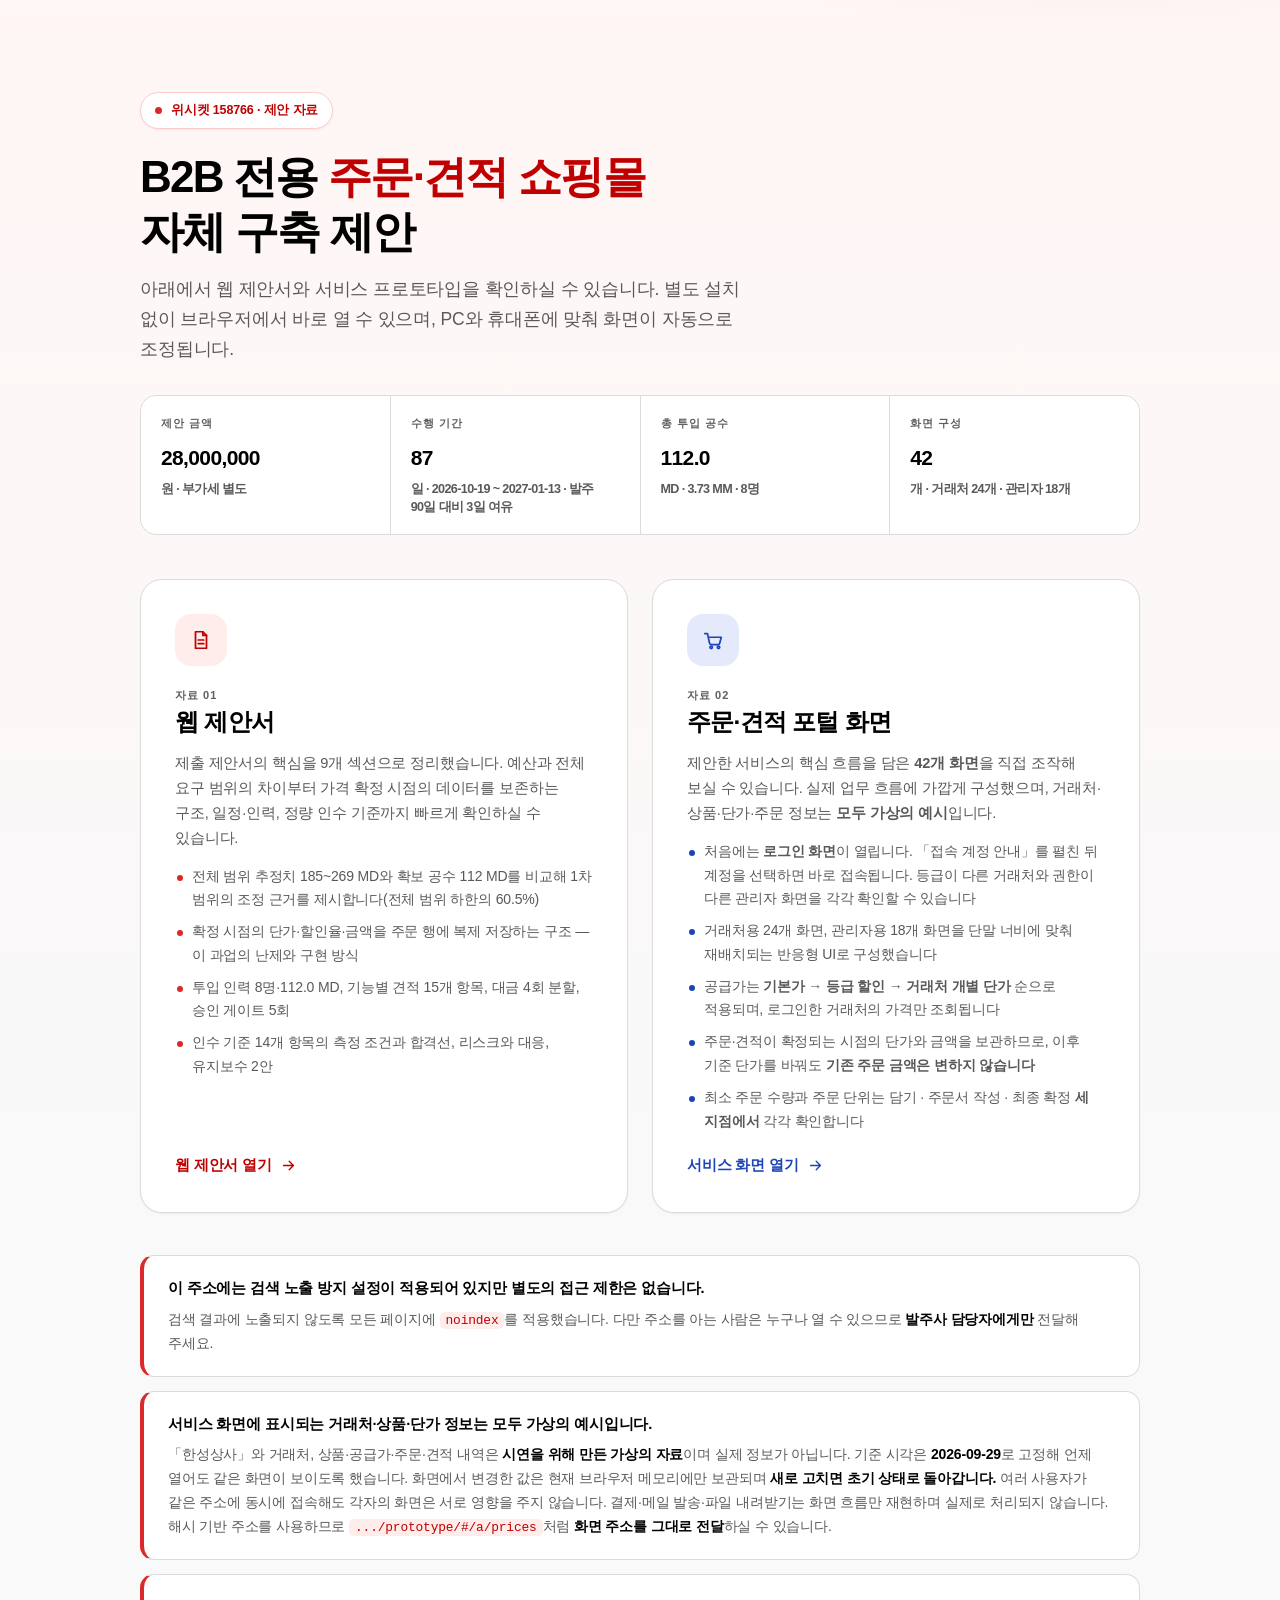
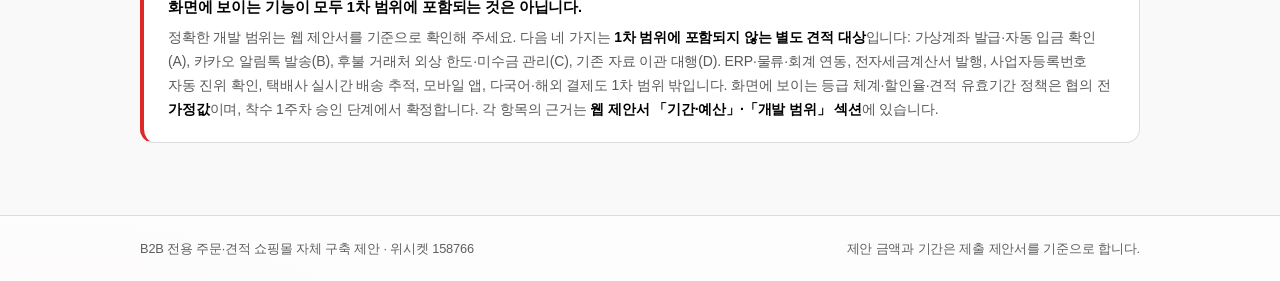
<file: index.html>
<!DOCTYPE html>
<html lang="ko">
<head>
<meta charset="utf-8">
<meta name="viewport" content="width=device-width, initial-scale=1">
<title>B2B 전용 주문·견적 쇼핑몰 자체 구축 — 제안 자료 (위시켓 158766)</title>
<meta name="robots" content="noindex, nofollow">
<meta name="description" content="위시켓 158766 제안 자료 — 웹 제안서와 B2B 주문·견적 포털 프로토타입(42개 화면).">
<meta name="color-scheme" content="light">
<link rel="icon" href="favicon.svg" type="image/svg+xml">
<style>
:root{
  --red-700:#DC2828; --red-800:#C00000; --coral:#FF675C; --coral-300:#FF9A92;
  --coral-150:#FFCBC9; --coral-100:#FFEDEC; --coral-50:#FFF6F5;
  --ink-900:#000; --ink-700:#3F3F3F; --ink-600:#595959; --ink-500:#5F5F5F;
  --line:#DCDCDC; --line-soft:#EAEAEA; --surface-1:#F9F9F9; --white:#FFF;
  --f:'Pretendard','Pretendard Variable',-apple-system,BlinkMacSystemFont,
      'Apple SD Gothic Neo','Noto Sans KR','Malgun Gothic',sans-serif;
  --e:cubic-bezier(.16,1,.3,1);
}
*,*::before,*::after{box-sizing:border-box;}
html{-webkit-text-size-adjust:100%; color-scheme:light;}
body{margin:0; min-height:100vh; background:
    radial-gradient(1000px 420px at 86% -12%, rgba(220,40,40,.10), transparent 62%),
    radial-gradient(720px 360px at 2% 108%, rgba(255,103,92,.11), transparent 60%),
    linear-gradient(180deg,var(--coral-50),var(--surface-1) 60%);
  color:var(--ink-700); font-family:var(--f); font-size:16px; line-height:1.7;
  letter-spacing:-.01em; word-break:keep-all; -webkit-font-smoothing:antialiased;
  display:flex; flex-direction:column;}
h1,h2,h3{color:var(--ink-900); margin:0; font-weight:800; letter-spacing:-.03em; line-height:1.25;}
p{margin:0;}
a{color:var(--red-800); text-decoration:none;}
code{font-family:ui-monospace,SFMono-Regular,Menlo,monospace; font-size:.92em;
  background:var(--coral-100); padding:1px 6px; border-radius:5px; color:var(--red-800);}
:focus-visible{outline:3px solid var(--red-700); outline-offset:3px; border-radius:6px;}
.wrap{width:100%; max-width:1080px; margin:0 auto; padding:0 clamp(18px,4vw,40px);}
main{flex:1 0 auto; padding:clamp(44px,8vw,92px) 0 clamp(40px,6vw,72px);}

.eyebrow{display:inline-flex; align-items:center; gap:9px; background:var(--white);
  border:1px solid var(--coral-150); color:var(--red-800); font-size:12.5px; font-weight:800;
  padding:7px 14px; border-radius:999px; box-shadow:0 1px 2px rgba(0,0,0,.06); margin-bottom:20px;}
.eyebrow i{width:7px; height:7px; border-radius:50%; background:var(--red-700); flex:0 0 auto;}
h1{font-size:clamp(26px,4.6vw,44px); letter-spacing:-.04em;}
h1 em{font-style:normal; color:var(--red-800);}
.lead{margin-top:16px; font-size:clamp(15px,1.7vw,17.5px); color:var(--ink-600); max-width:62ch;}

.facts{display:grid; grid-template-columns:repeat(4,minmax(0,1fr)); gap:1px;
  background:var(--line); border:1px solid var(--line); border-radius:16px;
  overflow:hidden; margin:30px 0 clamp(30px,4vw,44px);}
.facts div{background:var(--white); padding:18px 20px;}
.facts span{display:block; font-size:11px; font-weight:800; letter-spacing:.09em;
  color:var(--ink-500); text-transform:uppercase; margin-bottom:8px;}
.facts b{display:block; font-size:clamp(17px,2.1vw,21px); font-weight:800; color:var(--ink-900);
  letter-spacing:-.03em; white-space:nowrap;}
.facts b i{display:block; font-style:normal; font-size:.6em; font-weight:700; color:var(--ink-600);
  margin:5px 0 0; white-space:normal; line-height:1.4;}

.cards{display:grid; grid-template-columns:repeat(2,minmax(0,1fr)); gap:clamp(16px,2.2vw,24px);}
a.card{display:flex; flex-direction:column; gap:14px; background:var(--white); border:1px solid var(--line);
  border-radius:22px; padding:clamp(24px,3vw,34px); box-shadow:0 1px 2px rgba(0,0,0,.06);
  transition:transform .3s var(--e),box-shadow .3s,border-color .3s; min-height:100%;}
a.card:hover{transform:translateY(-5px); box-shadow:0 18px 48px rgba(0,0,0,.13);
  border-color:var(--coral-150);}
a.card .ic{width:52px; height:52px; border-radius:16px; display:grid; place-items:center;
  background:var(--coral-100); color:var(--red-800); flex:0 0 auto;}
a.card.app .ic{background:#E4EAFB; color:#1E44B8;}
a.card .tag{display:inline-block; font-size:11px; font-weight:800; letter-spacing:.09em;
  color:var(--ink-500); text-transform:uppercase;}
a.card h2{font-size:clamp(19px,2.3vw,24px);}
a.card p{font-size:14.6px; color:var(--ink-600);}
a.card ul{margin:0; padding:0; list-style:none; display:grid; gap:8px;}
a.card li{position:relative; padding-left:17px; font-size:14px; color:var(--ink-600);}
a.card li::before{content:''; position:absolute; left:2px; top:10px; width:6px; height:6px;
  border-radius:50%; background:var(--red-700);}
a.card.app li::before{background:#1E44B8;}
a.card .go{margin-top:auto; display:inline-flex; align-items:center; gap:8px; font-size:14.5px;
  font-weight:800; color:var(--red-800); padding-top:6px;}
a.card.app .go{color:#1E44B8;}
a.card:hover .go svg{transform:translateX(4px);}
a.card .go svg{transition:transform .24s var(--e);}
svg{width:22px; height:22px; fill:none; stroke:currentColor; stroke-width:1.9;
  stroke-linecap:round; stroke-linejoin:round; flex:0 0 auto;}
svg.s{width:17px; height:17px;}

.note{margin-top:clamp(28px,4vw,42px); background:var(--white); border:1px solid var(--line);
  border-left:4px solid var(--red-700); border-radius:14px; padding:20px 24px;}
.note > b{display:block; color:var(--ink-900); font-size:14.6px; margin-bottom:7px;}
.note p b{display:inline; color:var(--ink-900); font-size:inherit; margin:0;}
.note p{font-size:14px; color:var(--ink-600);}
.note + .note{margin-top:14px;}

footer{flex:0 0 auto; border-top:1px solid var(--line); background:rgba(255,255,255,.65);
  padding:22px 0; font-size:12.8px; color:var(--ink-500);}
footer .wrap{display:flex; flex-wrap:wrap; gap:10px 20px; justify-content:space-between;}

@media (max-width:860px){
  .facts{grid-template-columns:repeat(2,minmax(0,1fr));}
  .cards{grid-template-columns:minmax(0,1fr);}
}
@media (max-width:420px){ .facts{grid-template-columns:minmax(0,1fr);} }
@media (prefers-reduced-motion:reduce){ *{transition:none!important;} }
@media print{
  body{background:#fff;}
  a.card{break-inside:avoid; box-shadow:none;}
}
</style>
</head>
<body>

<main>
  <div class="wrap">
    <span class="eyebrow"><i aria-hidden="true"></i>위시켓 158766 · 제안 자료</span>
    <h1>B2B 전용 <em>주문·견적 쇼핑몰</em><br>자체 구축 제안</h1>
    <p class="lead">아래에서 웹 제안서와 서비스 프로토타입을 확인하실 수 있습니다.
      별도 설치 없이 브라우저에서 바로 열 수 있으며, PC와 휴대폰에 맞춰 화면이 자동으로 조정됩니다.</p>

    <div class="facts">
      <div><span>제안 금액</span><b>28,000,000<i>원 · 부가세 별도</i></b></div>
      <div><span>수행 기간</span><b>87<i>일 · 2026-10-19 ~ 2027-01-13 · 발주 90일 대비 3일 여유</i></b></div>
      <div><span>총 투입 공수</span><b>112.0<i>MD · 3.73 MM · 8명</i></b></div>
      <div><span>화면 구성</span><b>42<i>개 · 거래처 24개 · 관리자 18개</i></b></div>
    </div>

    <div class="cards">
      <a class="card doc" href="proposal/index.html">
        <span class="ic" aria-hidden="true">
          <svg viewBox="0 0 24 24"><path d="M6 3h8l4 4v14H6z"/><path d="M14 3v4h4"/><path d="M9 12h6M9 16h6"/></svg>
        </span>
        <div>
          <span class="tag">자료 01</span>
          <h2>웹 제안서</h2>
        </div>
        <p>제출 제안서의 핵심을 9개 섹션으로 정리했습니다. 예산과 전체 요구 범위의 차이부터
          가격 확정 시점의 데이터를 보존하는 구조, 일정·인력, 정량 인수 기준까지 빠르게 확인하실 수 있습니다.</p>
        <ul>
          <li>전체 범위 추정치 185~269 MD와 확보 공수 112 MD를 비교해 1차 범위의 조정 근거를 제시합니다(전체 범위 하한의 60.5%)</li>
          <li>확정 시점의 단가·할인율·금액을 주문 행에 복제 저장하는 구조 — 이 과업의 난제와 구현 방식</li>
          <li>투입 인력 8명·112.0 MD, 기능별 견적 15개 항목, 대금 4회 분할, 승인 게이트 5회</li>
          <li>인수 기준 14개 항목의 측정 조건과 합격선, 리스크와 대응, 유지보수 2안</li>
        </ul>
        <span class="go">웹 제안서 열기 <svg class="s" viewBox="0 0 24 24"><path d="M5 12h14M13 6l6 6-6 6"/></svg></span>
      </a>

      <a class="card app" href="prototype/index.html">
        <span class="ic" aria-hidden="true">
          <svg viewBox="0 0 24 24"><path d="M3 5h3l2.2 10.4a2 2 0 0 0 2 1.6h7.1a2 2 0 0 0 2-1.5L21 9H7"/><circle cx="10" cy="20" r="1.3"/><circle cx="18" cy="20" r="1.3"/></svg>
        </span>
        <div>
          <span class="tag">자료 02</span>
          <h2>주문·견적 포털 화면</h2>
        </div>
        <p>제안한 서비스의 핵심 흐름을 담은 <b>42개 화면</b>을 직접 조작해 보실 수 있습니다. 실제 업무 흐름에 가깝게 구성했으며,
          거래처·상품·단가·주문 정보는 <b>모두 가상의 예시</b>입니다.</p>
        <ul>
          <li>처음에는 <b>로그인 화면</b>이 열립니다. 「접속 계정 안내」를 펼친 뒤 계정을 선택하면 바로 접속됩니다.
            등급이 다른 거래처와 권한이 다른 관리자 화면을 각각 확인할 수 있습니다</li>
          <li>거래처용 24개 화면, 관리자용 18개 화면을 단말 너비에 맞춰 재배치되는 반응형 UI로 구성했습니다</li>
          <li>공급가는 <b>기본가 → 등급 할인 → 거래처 개별 단가</b> 순으로 적용되며, 로그인한 거래처의 가격만 조회됩니다</li>
          <li>주문·견적이 확정되는 시점의 단가와 금액을 보관하므로, 이후 기준 단가를 바꿔도 <b>기존 주문 금액은 변하지 않습니다</b></li>
          <li>최소 주문 수량과 주문 단위는 담기 · 주문서 작성 · 최종 확정 <b>세 지점에서</b> 각각 확인합니다</li>
        </ul>
        <span class="go">서비스 화면 열기 <svg class="s" viewBox="0 0 24 24"><path d="M5 12h14M13 6l6 6-6 6"/></svg></span>
      </a>
    </div>

    <div class="note">
      <b>이 주소에는 검색 노출 방지 설정이 적용되어 있지만 별도의 접근 제한은 없습니다.</b>
      <p>검색 결과에 노출되지 않도록 모든 페이지에 <code>noindex</code>를 적용했습니다. 다만 주소를 아는 사람은 누구나 열 수 있으므로
        <b>발주사 담당자에게만</b> 전달해 주세요.</p>
    </div>

    <div class="note">
      <b>서비스 화면에 표시되는 거래처·상품·단가 정보는 모두 가상의 예시입니다.</b>
      <p>「한성상사」와 거래처, 상품·공급가·주문·견적 내역은 <b>시연을 위해 만든 가상의 자료</b>이며 실제 정보가 아닙니다.
        기준 시각은 <b>2026-09-29</b>로 고정해 언제 열어도 같은 화면이 보이도록 했습니다. 화면에서 변경한 값은 현재 브라우저 메모리에만 보관되며
        <b>새로 고치면 초기 상태로 돌아갑니다.</b> 여러 사용자가 같은 주소에 동시에 접속해도 각자의 화면은 서로 영향을 주지 않습니다.
        결제·메일 발송·파일 내려받기는 화면 흐름만 재현하며 실제로 처리되지 않습니다.
        해시 기반 주소를 사용하므로 <code>.../prototype/#/a/prices</code>처럼 <b>화면 주소를 그대로 전달</b>하실 수 있습니다.</p>
    </div>

    <div class="note">
      <b>화면에 보이는 기능이 모두 1차 범위에 포함되는 것은 아닙니다.</b>
      <p>정확한 개발 범위는 웹 제안서를 기준으로 확인해 주세요. 다음 네 가지는
        <b>1차 범위에 포함되지 않는 별도 견적 대상</b>입니다: 가상계좌 발급·자동 입금 확인(A),
        카카오 알림톡 발송(B), 후불 거래처 외상 한도·미수금 관리(C), 기존 자료 이관 대행(D).
        ERP·물류·회계 연동, 전자세금계산서 발행, 사업자등록번호 자동 진위 확인, 택배사 실시간 배송 추적,
        모바일 앱, 다국어·해외 결제도 1차 범위 밖입니다.
        화면에 보이는 등급 체계·할인율·견적 유효기간 정책은 협의 전 <b>가정값</b>이며, 착수 1주차 승인 단계에서 확정합니다.
        각 항목의 근거는 <b>웹 제안서 「기간·예산」·「개발 범위」 섹션</b>에 있습니다.</p>
    </div>
  </div>
</main>

<footer>
  <div class="wrap">
    <span>B2B 전용 주문·견적 쇼핑몰 자체 구축 제안 · 위시켓 158766</span>
    <span>제안 금액과 기간은 제출 제안서를 기준으로 합니다.</span>
  </div>
</footer>

</body>
</html>
</file>
